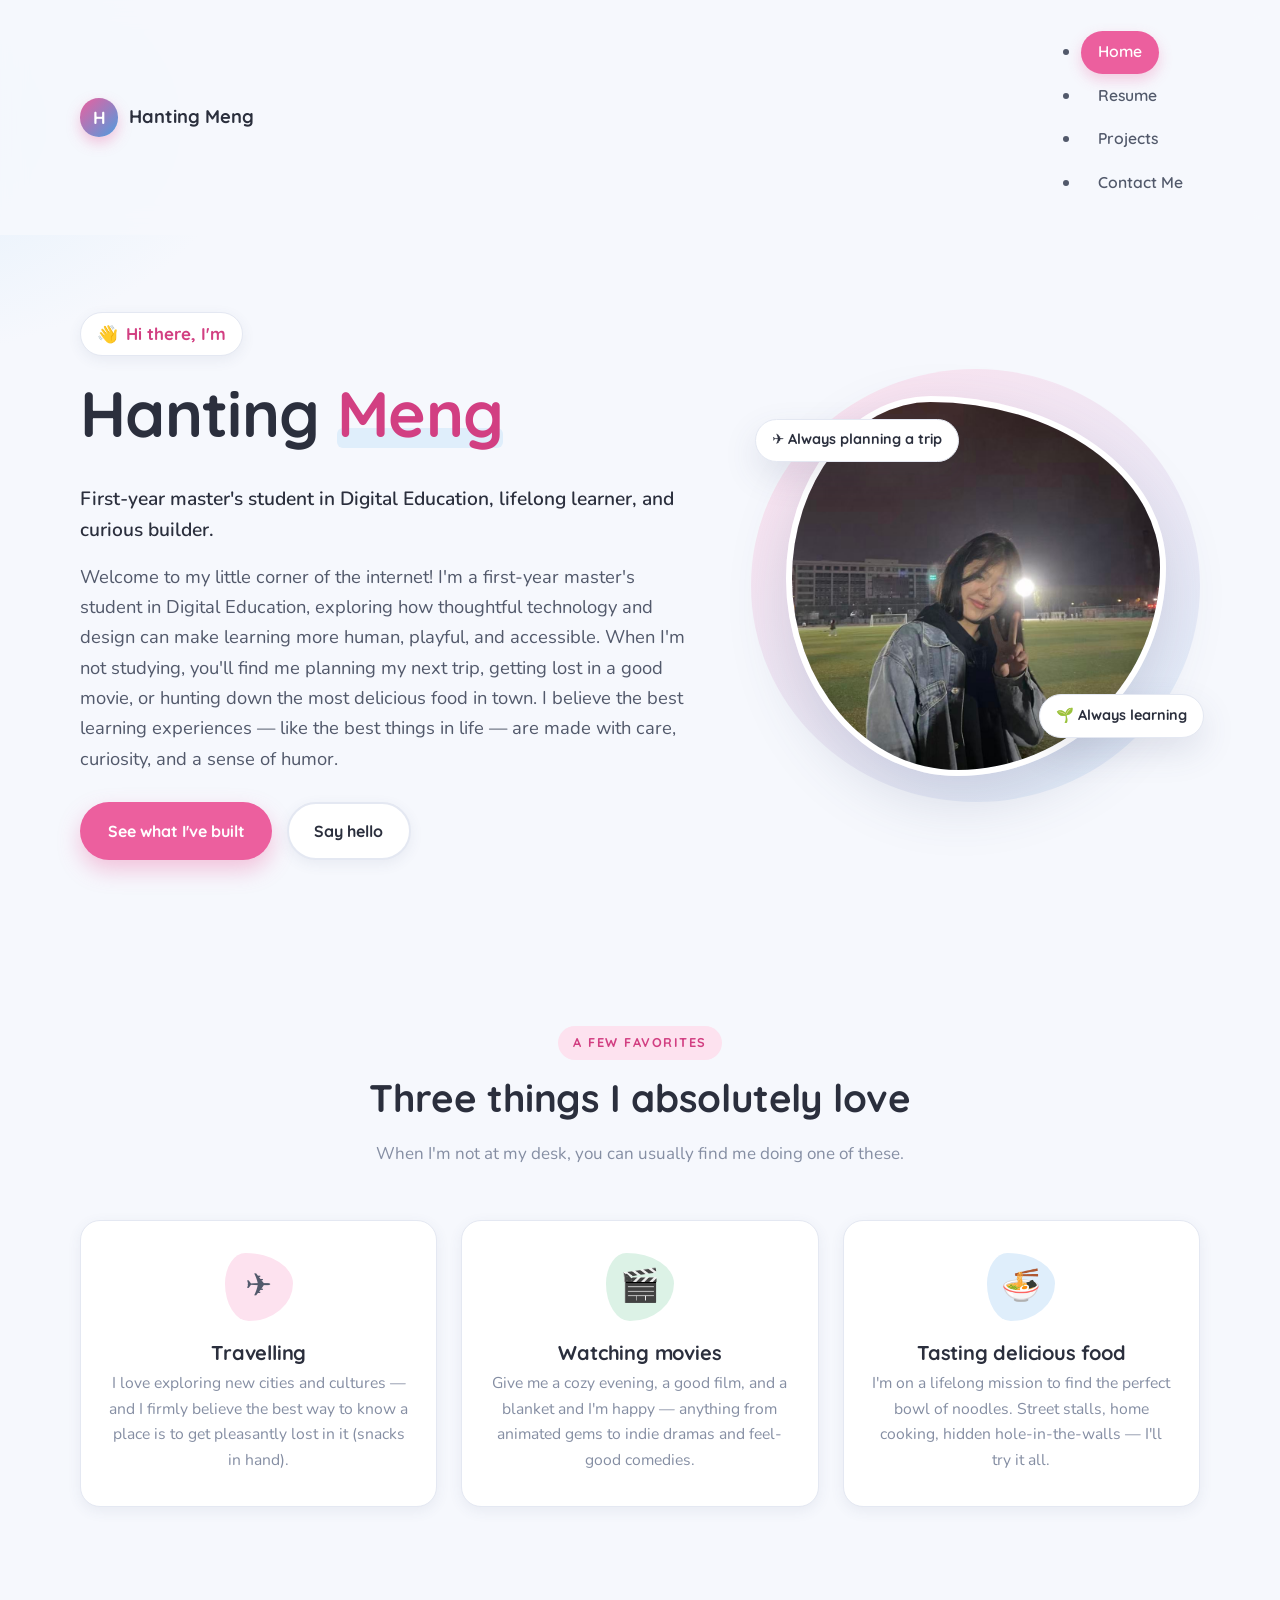
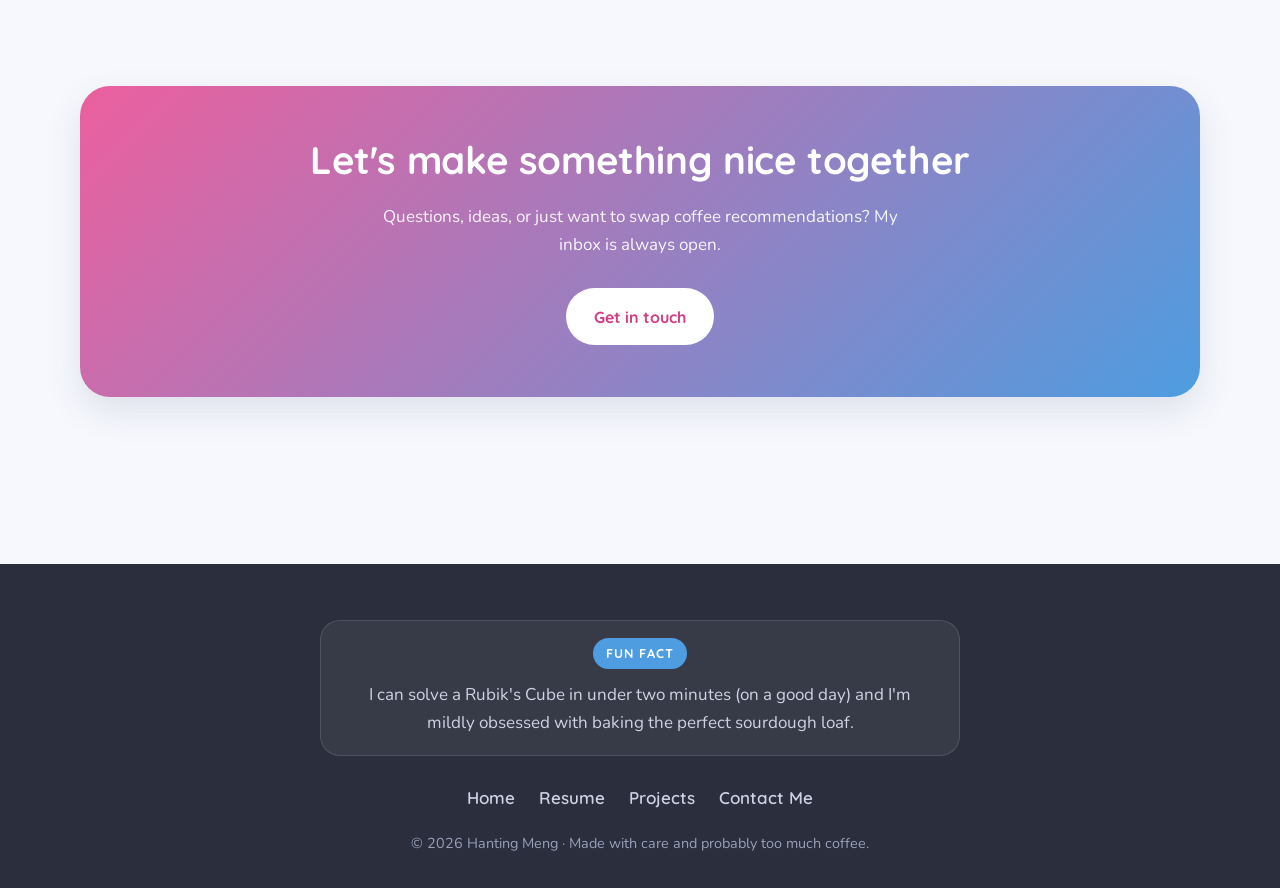
<file: New folder/index.html>
<!DOCTYPE html>
<html lang="en">
<head>
  <meta charset="UTF-8">
  <meta name="viewport" content="width=device-width, initial-scale=1.0">
  <title>Hanting Meng — Hi, welcome!</title>
  <meta name="description" content="The personal website of Hanting Meng — first-year master's student in Digital Education, lifelong learner, and curious builder.">
  <link rel="stylesheet" href="css/style.css">
  <link rel="icon" href="data:image/svg+xml,<svg xmlns='http://www.w3.org/2000/svg' viewBox='0 0 100 100'><text y='.9em' font-size='90'>👋</text></svg>">
</head>
<body>
  <a class="skip-link" href="#main">Skip to content</a>

  <header class="site-header">
    <nav class="nav container" aria-label="Primary navigation">
      <a class='brand' href='index.html'>
        <span class="brand-mark" aria-hidden="true">H</span>
        <span class="brand-name">Hanting Meng</span>
      </a>
      <button class="nav-toggle" type="button" aria-expanded="false" aria-controls="nav-menu" aria-label="Toggle navigation menu">
        <span></span><span></span><span></span>
      </button>
      <ul class="nav-menu" id="nav-menu">
        <li><a aria-current='page' class='nav-link' href='index.html'>Home</a></li>
        <li><a class='nav-link' href='resume.html'>Resume</a></li>
        <li><a class='nav-link' href='projects.html'>Projects</a></li>
        <li><a class='nav-link' href='contact.html'>Contact Me</a></li>
      </ul>
    </nav>
  </header>

  <main id="main">
    <!-- ============ Hero / introduction ============ -->
    <section class="hero container">
      <div class="hero-text">
        <span class="hero-hello"><span class="wave" aria-hidden="true">👋</span> Hi there, I'm</span>
        <h1>Hanting <span class="accent">Meng</span></h1>
        <p class="hero-tagline">First-year master's student in Digital Education, lifelong learner, and curious builder.</p>
        <p class="lead">
          Welcome to my little corner of the internet! I'm a first-year master's student in
          Digital Education, exploring how thoughtful technology and design can make learning
          more human, playful, and accessible. When I'm not studying, you'll find me planning
          my next trip, getting lost in a good movie, or hunting down the most delicious food
          in town. I believe the best learning experiences — like the best things in life —
          are made with care, curiosity, and a sense of humor.
        </p>
        <div class="hero-actions">
          <a class='btn btn-primary' href='projects.html'>See what I've built</a>
          <a class='btn btn-ghost' href='contact.html'>Say hello</a>
        </div>
      </div>

      <div class="hero-photo-wrap">
        <div class="hero-blob" aria-hidden="true"></div>
        <div class="hero-photo">
          <img
            src="images/headshot.jpg"
            alt="Photo of Hanting Meng smiling and making a peace sign on the sports field at night"
            width="380" height="380">
        </div>
        <span class="float-badge badge-1" aria-hidden="true">✈️ Always planning a trip</span>
        <span class="float-badge badge-2" aria-hidden="true">🌱 Always learning</span>
      </div>
    </section>

    <!-- ============ Three things I like ============ -->
    <section class="section container" aria-labelledby="likes-heading">
      <div class="section-head reveal">
        <span class="eyebrow">A few favorites</span>
        <h2 id="likes-heading">Three things I absolutely love</h2>
        <p class="muted">When I'm not at my desk, you can usually find me doing one of these.</p>
      </div>

      <div class="likes-grid">
        <article class="like-card reveal">
          <div class="like-icon coral" aria-hidden="true">✈️</div>
          <h3>Travelling</h3>
          <p>I love exploring new cities and cultures — and I firmly believe the best way to know a place is to get pleasantly lost in it (snacks in hand).</p>
        </article>

        <article class="like-card reveal">
          <div class="like-icon sage" aria-hidden="true">🎬</div>
          <h3>Watching movies</h3>
          <p>Give me a cozy evening, a good film, and a blanket and I'm happy — anything from animated gems to indie dramas and feel-good comedies.</p>
        </article>

        <article class="like-card reveal">
          <div class="like-icon amber" aria-hidden="true">🍜</div>
          <h3>Tasting delicious food</h3>
          <p>I'm on a lifelong mission to find the perfect bowl of noodles. Street stalls, home cooking, hidden hole-in-the-walls — I'll try it all.</p>
        </article>
      </div>
    </section>

    <!-- ============ Friendly CTA ============ -->
    <section class="section container" aria-label="Get in touch">
      <div class="cta-band reveal">
        <h2>Let's make something nice together</h2>
        <p>Questions, ideas, or just want to swap coffee recommendations? My inbox is always open.</p>
        <a class='btn' href='contact.html'>Get in touch</a>
      </div>
    </section>
  </main>

  <footer class="site-footer">
    <div class="container footer-inner">
      <p class="fun-fact">
        <span class="fun-fact-badge">Fun fact</span>
        <span>I can solve a Rubik's Cube in under two minutes (on a good day) and I'm mildly obsessed with baking the perfect sourdough loaf.</span>
      </p>
      <nav class="footer-links" aria-label="Footer navigation">
        <a href='index.html'>Home</a>
        <a href='resume.html'>Resume</a>
        <a href='projects.html'>Projects</a>
        <a href='contact.html'>Contact Me</a>
      </nav>
      <p class="copyright">© <span id="year">2026</span> Hanting Meng · Made with care and probably too much coffee.</p>
    </div>
  </footer>

  <script src="js/main.js" defer></script>
</body>
</html>
</file>
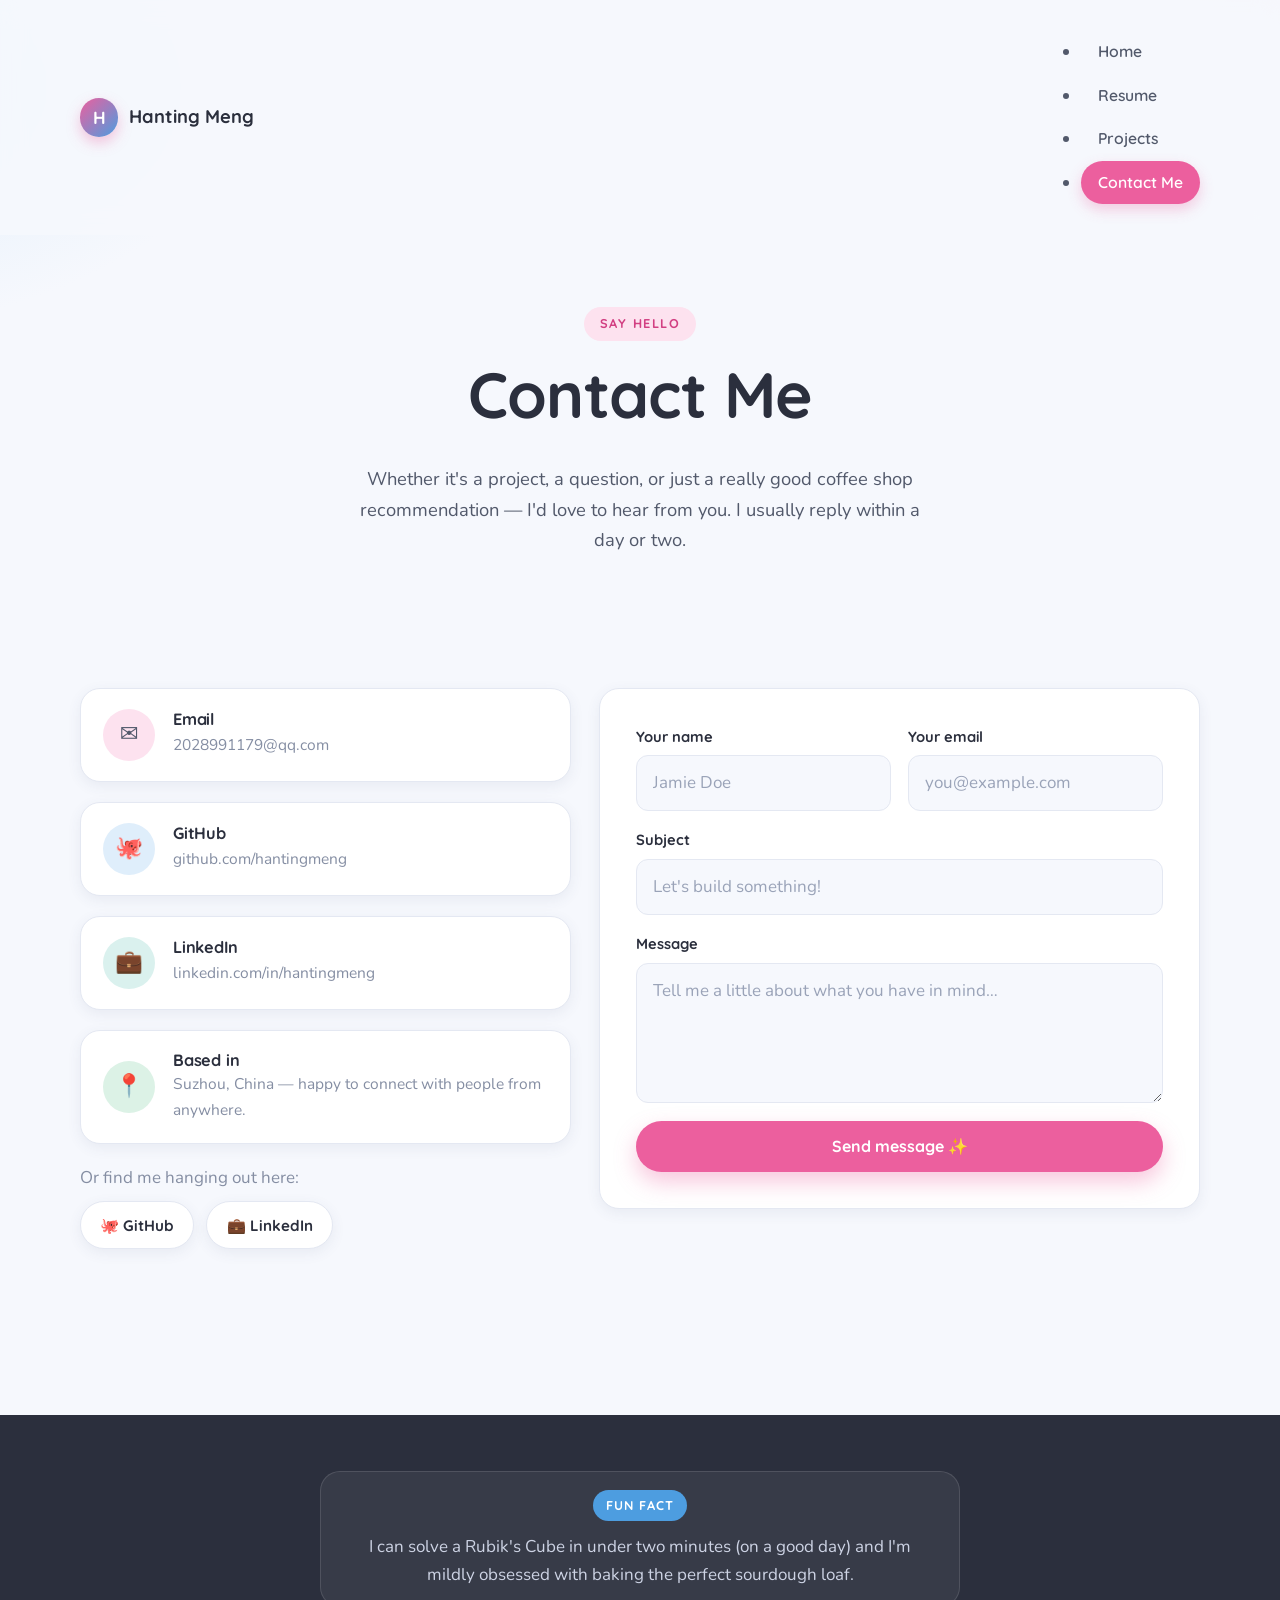
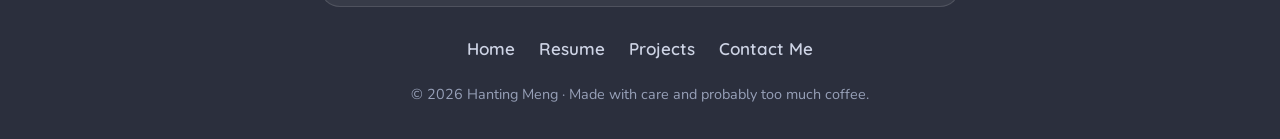
<file: New folder/contact.html>
<!DOCTYPE html>
<html lang="en">
<head>
  <meta charset="UTF-8">
  <meta name="viewport" content="width=device-width, initial-scale=1.0">
  <title>Hanting Meng — Contact Me</title>
  <meta name="description" content="Get in touch with Hanting Meng.">
  <link rel="stylesheet" href="css/style.css">
  <link rel="icon" href="data:image/svg+xml,<svg xmlns='http://www.w3.org/2000/svg' viewBox='0 0 100 100'><text y='.9em' font-size='90'>💌</text></svg>">
</head>
<body>
  <a class="skip-link" href="#main">Skip to content</a>

  <header class="site-header">
    <nav class="nav container" aria-label="Primary navigation">
      <a class='brand' href='index.html'>
        <span class="brand-mark" aria-hidden="true">H</span>
        <span class="brand-name">Hanting Meng</span>
      </a>
      <button class="nav-toggle" type="button" aria-expanded="false" aria-controls="nav-menu" aria-label="Toggle navigation menu">
        <span></span><span></span><span></span>
      </button>
      <ul class="nav-menu" id="nav-menu">
        <li><a class='nav-link' href='index.html'>Home</a></li>
        <li><a class='nav-link' href='resume.html'>Resume</a></li>
        <li><a class='nav-link' href='projects.html'>Projects</a></li>
        <li><a aria-current='page' class='nav-link' href='contact.html'>Contact Me</a></li>
      </ul>
    </nav>
  </header>

  <main id="main">
    <section class="page-hero container reveal">
      <span class="eyebrow">Say hello</span>
      <h1>Contact Me</h1>
      <p class="lead">Whether it's a project, a question, or just a really good coffee shop recommendation — I'd love to hear from you. I usually reply within a day or two.</p>
    </section>

    <section class="section container">
      <div class="contact-layout">

        <!-- ===== Ways to reach me ===== -->
        <div class="contact-info">
          <div class="info-card reveal">
            <span class="info-icon coral" style="background:var(--coral-soft)" aria-hidden="true">✉️</span>
            <div>
              <h3>Email</h3>
              <a href="mailto:2028991179@qq.com">2028991179@qq.com</a>
            </div>
          </div>

          <div class="info-card reveal">
            <span class="info-icon" style="background:var(--amber-soft)" aria-hidden="true">🐙</span>
            <div>
              <h3>GitHub</h3>
              <a href="https://github.com/" target="_blank" rel="noopener noreferrer">github.com/hantingmeng</a>
            </div>
          </div>

          <div class="info-card reveal">
            <span class="info-icon" style="background:var(--sky-soft)" aria-hidden="true">💼</span>
            <div>
              <h3>LinkedIn</h3>
              <a href="https://www.linkedin.com/" target="_blank" rel="noopener noreferrer">linkedin.com/in/hantingmeng</a>
            </div>
          </div>

          <div class="info-card reveal">
            <span class="info-icon" style="background:var(--sage-soft)" aria-hidden="true">📍</span>
            <div>
              <h3>Based in</h3>
              <p>Suzhou, China — happy to connect with people from anywhere.</p>
            </div>
          </div>

          <div class="reveal">
            <p class="muted" style="margin-bottom:0.6rem">Or find me hanging out here:</p>
            <div class="contact-social">
              <a class="social-btn" href="https://github.com/" target="_blank" rel="noopener noreferrer">🐙 GitHub</a>
              <a class="social-btn" href="https://www.linkedin.com/" target="_blank" rel="noopener noreferrer">💼 LinkedIn</a>
            </div>
          </div>
        </div>

        <!-- ===== Contact form ===== -->
        <div class="card form-card reveal">
          <form id="contact-form" novalidate>
            <div class="form-grid">
              <div class="form-field">
                <label for="name">Your name</label>
                <input type="text" id="name" name="name" placeholder="Jamie Doe" autocomplete="name" required>
              </div>

              <div class="form-field">
                <label for="email">Your email</label>
                <input type="email" id="email" name="email" placeholder="you@example.com" autocomplete="email" required>
              </div>

              <div class="form-field full">
                <label for="subject">Subject</label>
                <input type="text" id="subject" name="subject" placeholder="Let's build something!">
              </div>

              <div class="form-field full">
                <label for="message">Message</label>
                <textarea id="message" name="message" placeholder="Tell me a little about what you have in mind…" required></textarea>
              </div>

              <div class="form-field full">
                <button class="btn btn-primary" type="submit" style="justify-content:center">Send message ✨</button>
              </div>
            </div>

            <p class="form-success" id="form-success" role="status" aria-live="polite">
              🎉 Thanks! Your message is on its way — I'll get back to you soon.
            </p>
          </form>
        </div>

      </div>
    </section>
  </main>

  <footer class="site-footer">
    <div class="container footer-inner">
      <p class="fun-fact">
        <span class="fun-fact-badge">Fun fact</span>
        <span>I can solve a Rubik's Cube in under two minutes (on a good day) and I'm mildly obsessed with baking the perfect sourdough loaf.</span>
      </p>
      <nav class="footer-links" aria-label="Footer navigation">
        <a href='index.html'>Home</a>
        <a href='resume.html'>Resume</a>
        <a href='projects.html'>Projects</a>
        <a href='contact.html'>Contact Me</a>
      </nav>
      <p class="copyright">© <span id="year">2026</span> Hanting Meng · Made with care and probably too much coffee.</p>
    </div>
  </footer>

  <script src="js/main.js" defer></script>
</body>
</html>
</file>
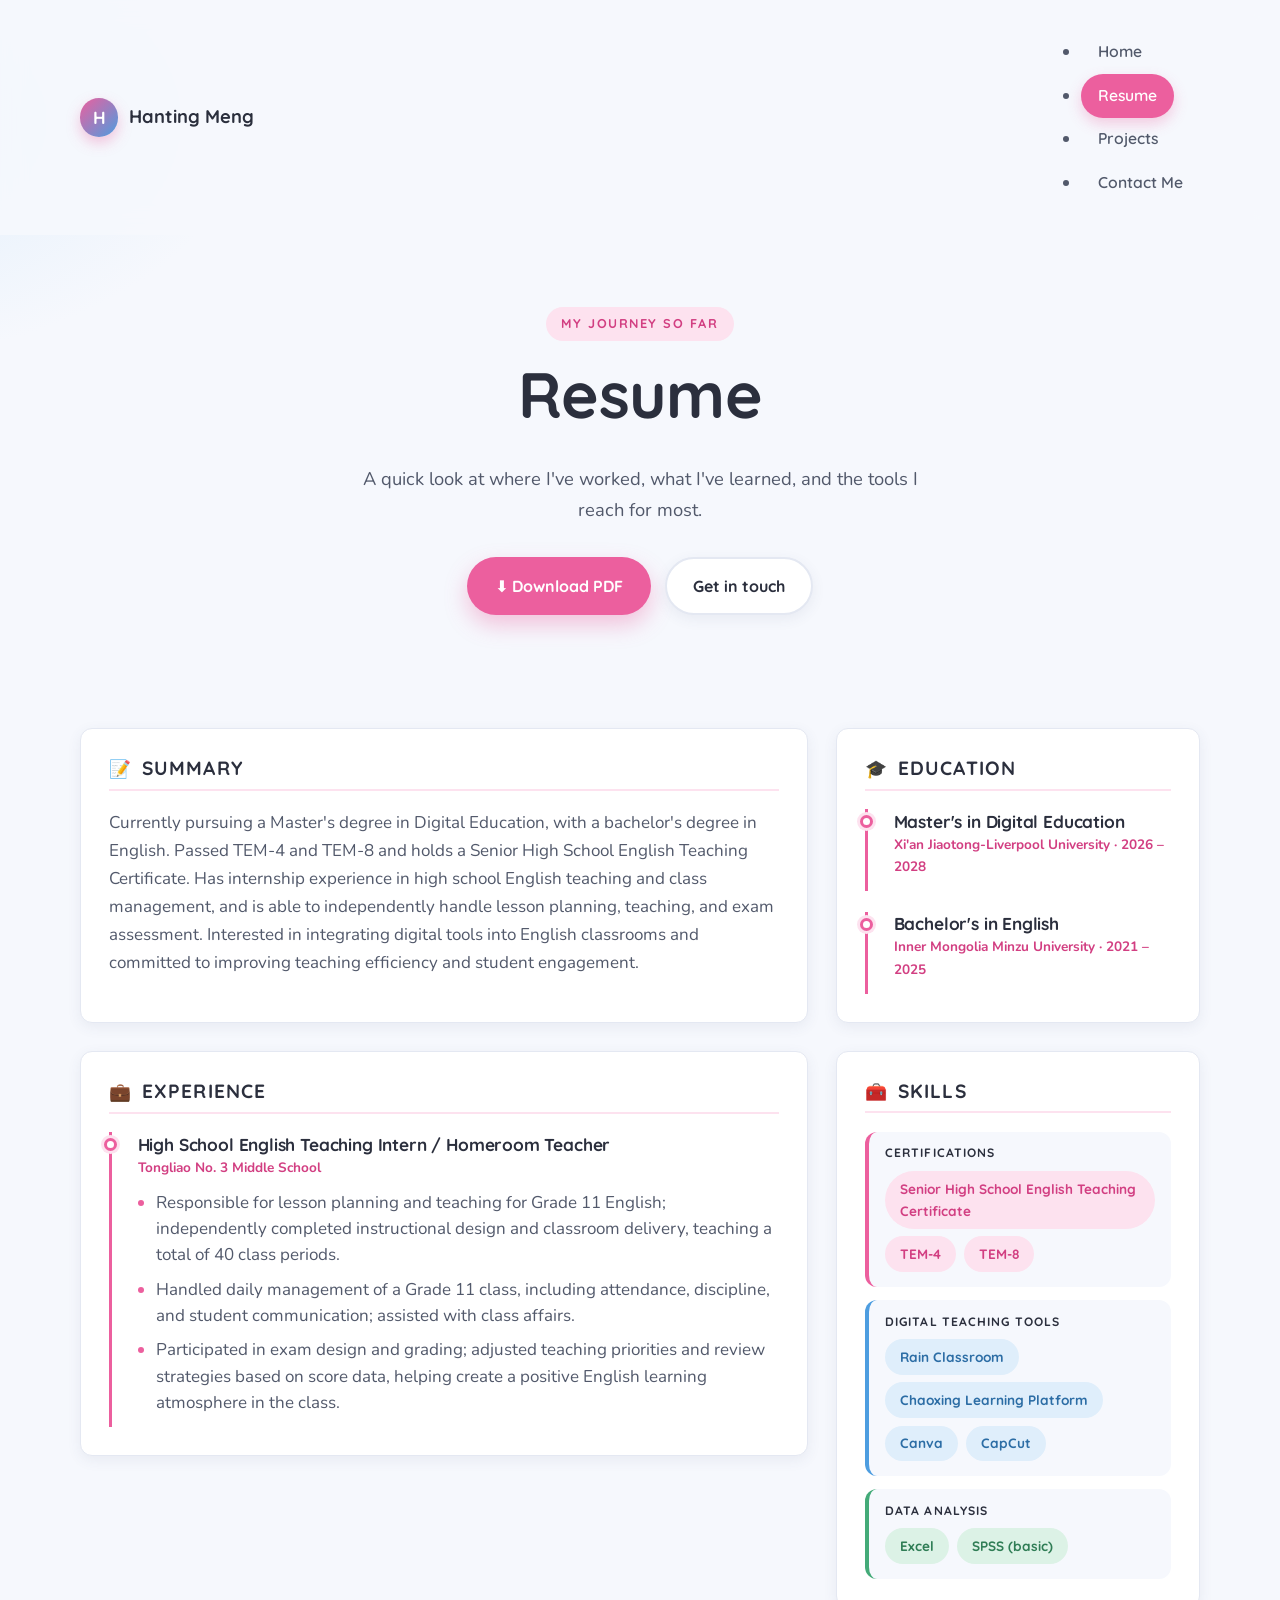
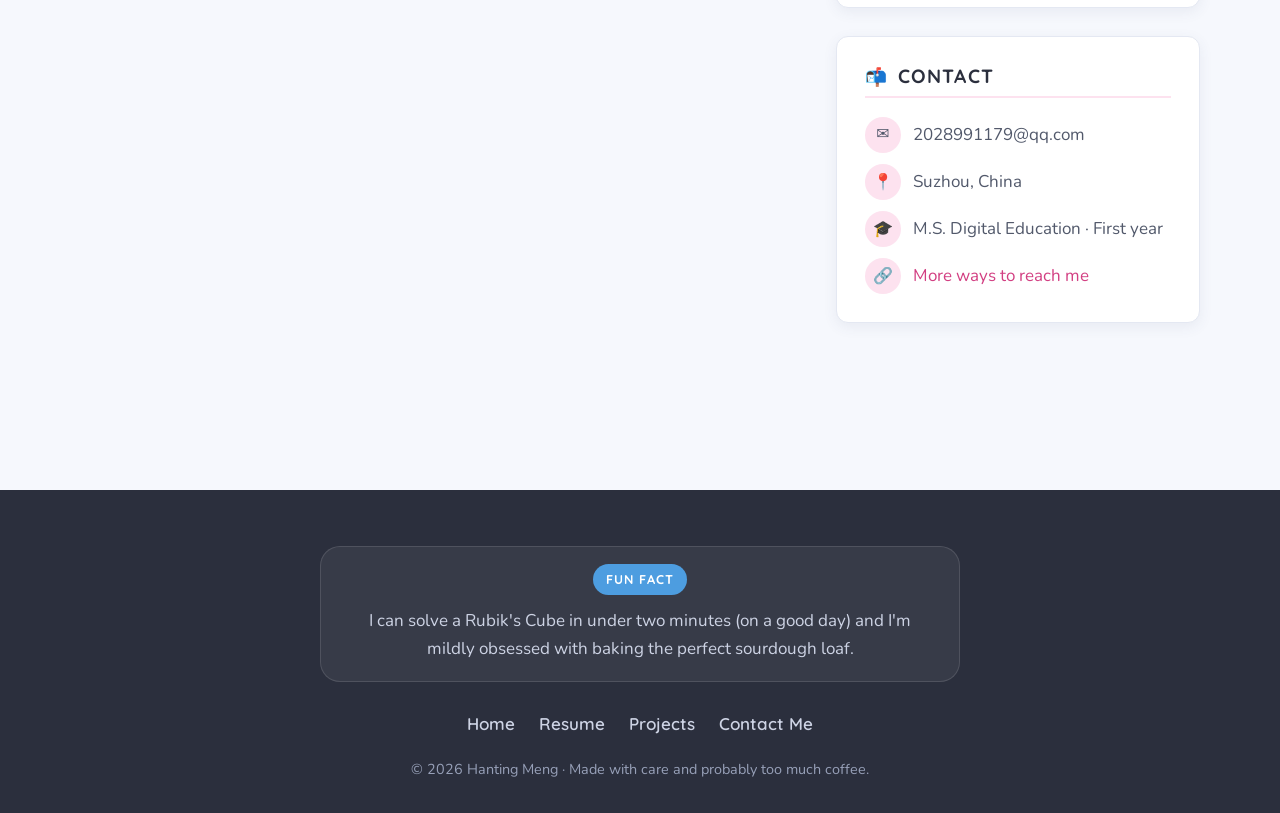
<file: New folder/resume.html>
<!DOCTYPE html>
<html lang="en">
<head>
  <meta charset="UTF-8">
  <meta name="viewport" content="width=device-width, initial-scale=1.0">
  <title>Hanting Meng — Resume</title>
  <meta name="description" content="Hanting Meng's resume: experience, education, and skills.">
  <link rel="stylesheet" href="css/style.css">
  <link rel="icon" href="data:image/svg+xml,<svg xmlns='http://www.w3.org/2000/svg' viewBox='0 0 100 100'><text y='.9em' font-size='90'>📄</text></svg>">
</head>
<body>
  <a class="skip-link" href="#main">Skip to content</a>

  <header class="site-header">
    <nav class="nav container" aria-label="Primary navigation">
      <a class='brand' href='index.html'>
        <span class="brand-mark" aria-hidden="true">H</span>
        <span class="brand-name">Hanting Meng</span>
      </a>
      <button class="nav-toggle" type="button" aria-expanded="false" aria-controls="nav-menu" aria-label="Toggle navigation menu">
        <span></span><span></span><span></span>
      </button>
      <ul class="nav-menu" id="nav-menu">
        <li><a class='nav-link' href='index.html'>Home</a></li>
        <li><a aria-current='page' class='nav-link' href='resume.html'>Resume</a></li>
        <li><a class='nav-link' href='projects.html'>Projects</a></li>
        <li><a class='nav-link' href='contact.html'>Contact Me</a></li>
      </ul>
    </nav>
  </header>

  <main id="main">
    <section class="page-hero container reveal">
      <span class="eyebrow">My journey so far</span>
      <h1>Resume</h1>
      <p class="lead">A quick look at where I've worked, what I've learned, and the tools I reach for most.</p>
      <div class="resume-actions">
        <a class="btn btn-primary" href="resume.pdf" download>⬇️ Download PDF</a>
        <a class='btn btn-ghost' href='contact.html'>Get in touch</a>
      </div>
    </section>

    <section class="section container">
      <div class="resume-layout">
        <!-- ===== Main column ===== -->
        <div class="resume-main">
          <div class="card resume-block reveal">
            <h2><span class="emoji" aria-hidden="true">📝</span> Summary</h2>
            <p>Currently pursuing a Master's degree in Digital Education, with a bachelor's degree in English. Passed TEM-4 and TEM-8 and holds a Senior High School English Teaching Certificate. Has internship experience in high school English teaching and class management, and is able to independently handle lesson planning, teaching, and exam assessment. Interested in integrating digital tools into English classrooms and committed to improving teaching efficiency and student engagement.</p>
          </div>

          <div class="card resume-block reveal">
            <h2><span class="emoji" aria-hidden="true">💼</span> Experience</h2>
            <div class="timeline">
              <div class="timeline-item">
                <h3>High School English Teaching Intern / Homeroom Teacher</h3>
                <span class="meta">Tongliao No. 3 Middle School</span>
                <ul>
                  <li>Responsible for lesson planning and teaching for Grade 11 English; independently completed instructional design and classroom delivery, teaching a total of 40 class periods.</li>
                  <li>Handled daily management of a Grade 11 class, including attendance, discipline, and student communication; assisted with class affairs.</li>
                  <li>Participated in exam design and grading; adjusted teaching priorities and review strategies based on score data, helping create a positive English learning atmosphere in the class.</li>
                </ul>
              </div>
            </div>
          </div>
        </div>

        <!-- ===== Side column ===== -->
        <aside class="resume-side">
          <div class="card resume-block reveal">
            <h2><span class="emoji" aria-hidden="true">🎓</span> Education</h2>
            <div class="timeline">
              <div class="timeline-item">
                <h3>Master's in Digital Education</h3>
                <span class="meta">Xi'an Jiaotong-Liverpool University · 2026 – 2028</span>
              </div>
              <div class="timeline-item">
                <h3>Bachelor's in English</h3>
                <span class="meta">Inner Mongolia Minzu University · 2021 – 2025</span>
              </div>
            </div>
          </div>

          <div class="card resume-block reveal">
            <h2><span class="emoji" aria-hidden="true">🧰</span> Skills</h2>

            <div class="skill-group">
              <h3>Certifications</h3>
              <div class="skill-tags">
                <span class="chip chip-coral">Senior High School English Teaching Certificate</span>
                <span class="chip chip-coral">TEM-4</span>
                <span class="chip chip-coral">TEM-8</span>
              </div>
            </div>

            <div class="skill-group">
              <h3>Digital teaching tools</h3>
              <div class="skill-tags">
                <span class="chip chip-amber">Rain Classroom</span>
                <span class="chip chip-amber">Chaoxing Learning Platform</span>
                <span class="chip chip-amber">Canva</span>
                <span class="chip chip-amber">CapCut</span>
              </div>
            </div>

            <div class="skill-group">
              <h3>Data analysis</h3>
              <div class="skill-tags">
                <span class="chip chip-sage">Excel</span>
                <span class="chip chip-sage">SPSS (basic)</span>
              </div>
            </div>
          </div>

          <div class="card resume-block reveal">
            <h2><span class="emoji" aria-hidden="true">📬</span> Contact</h2>
            <p class="contact-line"><span class="dot" aria-hidden="true">✉️</span> 2028991179@qq.com</p>
            <p class="contact-line"><span class="dot" aria-hidden="true">📍</span> Suzhou, China</p>
            <p class="contact-line"><span class="dot" aria-hidden="true">🎓</span> M.S. Digital Education · First year</p>
            <p class="contact-line"><span class="dot" aria-hidden="true">🔗</span> <a href='contact.html'>More ways to reach me</a></p>
          </div>
        </aside>
      </div>
    </section>
  </main>

  <footer class="site-footer">
    <div class="container footer-inner">
      <p class="fun-fact">
        <span class="fun-fact-badge">Fun fact</span>
        <span>I can solve a Rubik's Cube in under two minutes (on a good day) and I'm mildly obsessed with baking the perfect sourdough loaf.</span>
      </p>
      <nav class="footer-links" aria-label="Footer navigation">
        <a href='index.html'>Home</a>
        <a href='resume.html'>Resume</a>
        <a href='projects.html'>Projects</a>
        <a href='contact.html'>Contact Me</a>
      </nav>
      <p class="copyright">© <span id="year">2026</span> Hanting Meng · Made with care and probably too much coffee.</p>
    </div>
  </footer>

  <script src="js/main.js" defer></script>
</body>
</html>
</file>
<file: New folder/css/style.css>
/* =========================================================
   Personal Website — shared styles
   Pink + blue + green palette, rounded & friendly
   ========================================================= */

/* ---------- Self-hosted fonts (no external CDN) ---------- */
@font-face {
  font-family: "Nunito";
  src: url("../fonts/nunito-latin-400-normal.woff2") format("woff2");
  font-weight: 400;
  font-style: normal;
  font-display: swap;
}
@font-face {
  font-family: "Nunito";
  src: url("../fonts/nunito-latin-600-normal.woff2") format("woff2");
  font-weight: 600;
  font-style: normal;
  font-display: swap;
}
@font-face {
  font-family: "Nunito";
  src: url("../fonts/nunito-latin-700-normal.woff2") format("woff2");
  font-weight: 700;
  font-style: normal;
  font-display: swap;
}
@font-face {
  font-family: "Nunito";
  src: url("../fonts/nunito-latin-800-normal.woff2") format("woff2");
  font-weight: 800;
  font-style: normal;
  font-display: swap;
}
@font-face {
  font-family: "Quicksand";
  src: url("../fonts/quicksand-latin-500-normal.woff2") format("woff2");
  font-weight: 500;
  font-style: normal;
  font-display: swap;
}
@font-face {
  font-family: "Quicksand";
  src: url("../fonts/quicksand-latin-600-normal.woff2") format("woff2");
  font-weight: 600;
  font-style: normal;
  font-display: swap;
}
@font-face {
  font-family: "Quicksand";
  src: url("../fonts/quicksand-latin-700-normal.woff2") format("woff2");
  font-weight: 700;
  font-style: normal;
  font-display: swap;
}

/* ---------- Design tokens ---------- */
:root {
  --cream:        #f6f8fd;
  --cream-deep:   #eaeef8;
  --white:        #ffffff;

  /* pink = primary brand, blue & green = accents, teal = bridge */
  --coral:        #ec5f9e;
  --coral-dark:   #d23f82;
  --coral-soft:   #fde2ef;
  --amber:        #4d9de0;
  --amber-soft:   #dfeefb;
  --sage:         #43aa78;
  --sage-soft:    #dcf2e6;
  --sky:          #38b2a6;
  --sky-soft:     #daf1ee;

  --ink:          #2b2f3d;
  --ink-soft:     #52596b;
  --muted:        #858ea3;
  --line:         #e4e8f2;

  --shadow-sm:    0 4px 14px rgba(69, 78, 116, 0.08);
  --shadow:       0 14px 34px rgba(69, 78, 116, 0.13);
  --shadow-lg:    0 24px 60px rgba(69, 78, 116, 0.18);

  --radius-sm:    12px;
  --radius:       20px;
  --radius-lg:    30px;
  --radius-pill:  999px;

  --font-head: "Quicksand", "Nunito", system-ui, sans-serif;
  --font-body: "Nunito", system-ui, -apple-system, sans-serif;

  --container: 1120px;
}

/* ---------- Base ---------- */
*,
*::before,
*::after { box-sizing: border-box; }

html { scroll-behavior: smooth; }

body {
  margin: 0;
  font-family: var(--font-body);
  font-size: 1.0625rem;
  line-height: 1.65;
  color: var(--ink-soft);
  background-color: var(--cream);
  background-image:
    radial-gradient(60rem 30rem at 110% -10%, var(--coral-soft) 0%, transparent 55%),
    radial-gradient(50rem 28rem at -15% 5%, var(--amber-soft) 0%, transparent 55%);
  background-repeat: no-repeat;
  -webkit-font-smoothing: antialiased;
}

h1, h2, h3, h4 {
  font-family: var(--font-head);
  color: var(--ink);
  line-height: 1.18;
  margin: 0 0 0.5em;
  font-weight: 700;
  letter-spacing: -0.01em;
}

h1 { font-size: clamp(2.4rem, 6vw, 4rem); }
h2 { font-size: clamp(1.75rem, 3.5vw, 2.4rem); }
h3 { font-size: 1.25rem; }

p { margin: 0 0 1em; }

a { color: var(--coral-dark); text-decoration: none; }
a:hover { color: var(--coral); }

img { max-width: 100%; display: block; }

::selection { background: var(--coral-soft); color: var(--ink); }

/* ---------- Layout helpers ---------- */
.container {
  width: min(100% - 2.5rem, var(--container));
  margin-inline: auto;
}

.section { padding: clamp(3.5rem, 7vw, 6rem) 0; }

.section-head {
  text-align: center;
  max-width: 38rem;
  margin: 0 auto clamp(2.25rem, 4vw, 3.25rem);
}

.eyebrow {
  display: inline-block;
  font-family: var(--font-head);
  font-weight: 700;
  font-size: 0.8rem;
  letter-spacing: 0.12em;
  text-transform: uppercase;
  color: var(--coral-dark);
  background: var(--coral-soft);
  padding: 0.4rem 0.95rem;
  border-radius: var(--radius-pill);
  margin-bottom: 1rem;
}

.lead { font-size: 1.15rem; color: var(--ink-soft); }

.muted { color: var(--muted); }

/* ---------- Buttons & chips ---------- */
.btn {
  display: inline-flex;
  align-items: center;
  gap: 0.5rem;
  font-family: var(--font-head);
  font-weight: 700;
  font-size: 1rem;
  padding: 0.85rem 1.6rem;
  border-radius: var(--radius-pill);
  border: 2px solid transparent;
  cursor: pointer;
  transition: transform 0.18s ease, box-shadow 0.18s ease, background-color 0.18s ease;
}
.btn-primary {
  background: var(--coral);
  color: #fff;
  box-shadow: 0 10px 22px rgba(236, 95, 158, 0.35);
}
.btn-primary:hover { background: var(--coral-dark); color: #fff; transform: translateY(-2px); }
.btn-ghost {
  background: var(--white);
  color: var(--ink);
  border-color: var(--line);
  box-shadow: var(--shadow-sm);
}
.btn-ghost:hover { border-color: var(--coral); color: var(--coral-dark); transform: translateY(-2px); }

.chip {
  display: inline-block;
  font-size: 0.82rem;
  font-weight: 700;
  font-family: var(--font-head);
  padding: 0.3rem 0.8rem;
  border-radius: var(--radius-pill);
  background: var(--cream-deep);
  color: var(--ink-soft);
}
.chip-coral { background: var(--coral-soft); color: var(--coral-dark); }
.chip-amber { background: var(--amber-soft); color: #2c6da5; }
.chip-sage  { background: var(--sage-soft);  color: #2f7d55; }
.chip-sky   { background: var(--sky-soft);   color: #227c72; }

/* ---------- Header / navigation ---------- */
.skip-link {
  position: absolute;
  left: -999px;
  top: 0;
  background: var(--ink);
  color: #fff;
  padding: 0.6rem 1rem;
  border-radius: 0 0 var(--radius-sm) 0;
  z-index: 200;
}
.skip-link:focus { left: 0; }

.site-header {
  position: sticky;
  top: 0;
  z-index: 100;
  background: color-mix(in srgb, var(--cream) 86%, transparent);
  backdrop-filter: blur(12px);
  -webkit-backdrop-filter: blur(12px);
  transition: box-shadow 0.25s ease;
}
.site-header.is-scrolled { box-shadow: var(--shadow-sm); }

.nav {
  display: flex;
  align-items: center;
  justify-content: space-between;
  gap: 1rem;
  padding: 0.85rem 0;
}

.brand {
  display: inline-flex;
  align-items: center;
  gap: 0.65rem;
  font-family: var(--font-head);
  font-weight: 700;
  font-size: 1.15rem;
  color: var(--ink);
}
.brand:hover { color: var(--ink); }
.brand-mark {
  display: grid;
  place-items: center;
  width: 2.4rem;
  height: 2.4rem;
  border-radius: 50%;
  background: linear-gradient(135deg, var(--coral), var(--amber));
  color: #fff;
  font-size: 1.1rem;
  box-shadow: 0 6px 14px rgba(236, 95, 158, 0.35);
}
.nav-link:hover {
  display: flex;
  align-items: center;
  gap: 0.35rem;
  list-style: none;
  margin: 0;
  padding: 0;
}

.nav-link {
  display: inline-block;
  padding: 0.55rem 1.05rem;
  border-radius: var(--radius-pill);
  font-family: var(--font-head);
  font-weight: 600;
  font-size: 0.98rem;
  color: var(--ink-soft);
  transition: background-color 0.15s ease, color 0.15s ease;
}
.nav-link:hover { background: var(--coral-soft); color: var(--coral-dark); }
.nav-link[aria-current="page"] {
  background: var(--coral);
  color: #fff;
  box-shadow: 0 6px 14px rgba(236, 95, 158, 0.3);
}

.nav-toggle {
  display: none;
  flex-direction: column;
  justify-content: center;
  gap: 5px;
  width: 2.75rem;
  height: 2.75rem;
  padding: 0 0.65rem;
  background: var(--white);
  border: 1px solid var(--line);
  border-radius: 50%;
  cursor: pointer;
}
.nav-toggle span {
  display: block;
  height: 2.5px;
  width: 100%;
  border-radius: 2px;
  background: var(--ink);
  transition: transform 0.25s ease, opacity 0.2s ease;
}
.nav-toggle[aria-expanded="true"] span:nth-child(1) { transform: translateY(7.5px) rotate(45deg); }
.nav-toggle[aria-expanded="true"] span:nth-child(2) { opacity: 0; }
.nav-toggle[aria-expanded="true"] span:nth-child(3) { transform: translateY(-7.5px) rotate(-45deg); }

/* ---------- Hero (homepage) ---------- */
.hero {
  display: grid;
  grid-template-columns: 1.15fr 0.85fr;
  align-items: center;
  gap: clamp(2rem, 5vw, 4.5rem);
  padding: clamp(2.5rem, 6vw, 5rem) 0 clamp(3rem, 6vw, 5rem);
}

.hero-hello {
  display: inline-flex;
  align-items: center;
  gap: 0.5rem;
  font-family: var(--font-head);
  font-weight: 700;
  color: var(--coral-dark);
  background: var(--white);
  border: 1px solid var(--line);
  padding: 0.45rem 1rem;
  border-radius: var(--radius-pill);
  box-shadow: var(--shadow-sm);
  margin-bottom: 1.25rem;
}
.hero-hello .wave {
  display: inline-block;
  transform-origin: 70% 70%;
  animation: wave 2.4s ease-in-out infinite;
}
@keyframes wave {
  0%, 60%, 100% { transform: rotate(0deg); }
  10%, 30% { transform: rotate(16deg); }
  20% { transform: rotate(-8deg); }
  40% { transform: rotate(16deg); }
  50% { transform: rotate(-4deg); }
}

.hero h1 .accent {
  position: relative;
  white-space: nowrap;
  color: var(--coral-dark);
}
.hero h1 .accent::after {
  content: "";
  position: absolute;
  left: 0;
  right: 0;
  bottom: 0.08em;
  height: 0.32em;
  background: var(--amber-soft);
  border-radius: 6px;
  z-index: -1;
}

.hero-tagline {
  font-size: 1.2rem;
  font-weight: 600;
  color: var(--ink);
  margin-bottom: 0.9rem;
}

.hero-actions {
  display: flex;
  flex-wrap: wrap;
  gap: 0.9rem;
  margin-top: 1.75rem;
}

.hero-photo-wrap {
  position: relative;
  justify-self: center;
  width: min(100%, 380px);
}
.hero-photo {
  position: relative;
  aspect-ratio: 1;
  border-radius: 38% 62% 55% 45% / 48% 45% 55% 52%;
  overflow: hidden;
  border: 6px solid var(--white);
  box-shadow: var(--shadow-lg);
  animation: blob-morph 12s ease-in-out infinite;
}
.hero-photo img { width: 100%; height: 100%; object-fit: cover; }

@keyframes blob-morph {
  0%, 100% { border-radius: 38% 62% 55% 45% / 48% 45% 55% 52%; }
  50%      { border-radius: 55% 45% 42% 58% / 55% 58% 42% 45%; }
}

.hero-blob {
  position: absolute;
  inset: -7% -9%;
  background: linear-gradient(145deg, var(--coral-soft), var(--amber-soft));
  border-radius: 50%;
  z-index: -1;
}

.float-badge {
  position: absolute;
  display: inline-flex;
  align-items: center;
  gap: 0.45rem;
  background: var(--white);
  border: 1px solid var(--line);
  border-radius: var(--radius-pill);
  padding: 0.55rem 1rem;
  font-family: var(--font-head);
  font-weight: 700;
  font-size: 0.9rem;
  color: var(--ink);
  box-shadow: var(--shadow);
}
.float-badge.badge-1 { top: 6%; left: -8%; }
.float-badge.badge-2 { bottom: 10%; right: -10%; }

/* ---------- Cards (things I like) ---------- */
.likes-grid {
  display: grid;
  grid-template-columns: repeat(3, 1fr);
  gap: 1.5rem;
}

.like-card {
  background: var(--white);
  border: 1px solid var(--line);
  border-radius: var(--radius);
  padding: 2rem 1.75rem;
  text-align: center;
  box-shadow: var(--shadow-sm);
  transition: transform 0.22s ease, box-shadow 0.22s ease;
}
.like-card:hover { transform: translateY(-6px); box-shadow: var(--shadow); }

.like-icon {
  display: grid;
  place-items: center;
  width: 4.25rem;
  height: 4.25rem;
  margin: 0 auto 1.25rem;
  font-size: 2rem;
  border-radius: 30% 70% 65% 35% / 45% 45% 55% 55%;
}
.like-icon.coral { background: var(--coral-soft); }
.like-icon.amber { background: var(--amber-soft); }
.like-icon.sage  { background: var(--sage-soft); }

.like-card h3 { margin-bottom: 0.4rem; }
.like-card p { margin: 0; color: var(--muted); font-size: 0.98rem; }

/* ---------- CTA band ---------- */
.cta-band {
  background: linear-gradient(135deg, var(--coral), var(--amber));
  border-radius: var(--radius-lg);
  padding: clamp(2rem, 5vw, 3.25rem);
  text-align: center;
  color: #fff;
  box-shadow: var(--shadow);
}
.cta-band h2 { color: #fff; }
.cta-band p { color: rgba(255, 255, 255, 0.92); max-width: 34rem; margin-inline: auto; }
.cta-band .btn {
  background: #fff;
  color: var(--coral-dark);
  margin-top: 0.75rem;
}
.cta-band .btn:hover { background: var(--cream); color: var(--coral-dark); transform: translateY(-2px); }

/* ---------- Generic content card ---------- */
.card {
  background: var(--white);
  border: 1px solid var(--line);
  border-radius: var(--radius);
  padding: 1.75rem;
  box-shadow: var(--shadow-sm);
}

/* ---------- Page hero (sub pages) ---------- */
.page-hero {
  text-align: center;
  padding: clamp(3rem, 6vw, 4.5rem) 0 clamp(0.5rem, 2vw, 1.5rem);
}
.page-hero p { max-width: 36rem; margin-inline: auto; }

/* ---------- Resume ---------- */
.resume-layout {
  display: grid;
  grid-template-columns: 2fr 1fr;
  gap: 1.75rem;
  align-items: start;
}
.resume-main,
.resume-side { display: flex; flex-direction: column; gap: 1.75rem; }

.resume-block h2 {
  display: flex;
  align-items: center;
  gap: 0.6rem;
  font-size: 1.4rem;
  margin-bottom: 1.25rem;
}
.resume-block h2 .emoji { font-size: 1.3rem; }

.timeline { position: relative; display: flex; flex-direction: column; gap: 1.5rem; }
.timeline-item {
  position: relative;
  padding-left: 1.75rem;
  border-left: 2px solid var(--line);
}
.timeline-item::before {
  content: "";
  position: absolute;
  left: -7px;
  top: 0.45rem;
  width: 12px;
  height: 12px;
  border-radius: 50%;
  background: var(--coral);
  box-shadow: 0 0 0 4px var(--coral-soft);
}
.timeline-item h3 { margin-bottom: 0.1rem; }
.timeline-item .meta {
  display: block;
  font-weight: 700;
  font-size: 0.88rem;
  color: var(--coral-dark);
  margin-bottom: 0.5rem;
}
.timeline-item ul { margin: 0; padding-left: 1.15rem; color: var(--muted); }
.timeline-item li { margin-bottom: 0.3rem; }

.skill-group { margin-bottom: 1.25rem; }
.skill-group:last-child { margin-bottom: 0; }
.skill-group h3 { font-size: 1rem; margin-bottom: 0.6rem; }
.skill-tags { display: flex; flex-wrap: wrap; gap: 0.5rem; }

.contact-line {
  display: flex;
  align-items: center;
  gap: 0.75rem;
  color: var(--ink-soft);
  margin-bottom: 0.7rem;
}
.contact-line:last-child { margin-bottom: 0; }
.contact-line .dot {
  display: grid;
  place-items: center;
  width: 2.25rem;
  height: 2.25rem;
  flex: none;
  border-radius: 50%;
  background: var(--coral-soft);
  font-size: 1rem;
}

.resume-actions {
  display: flex;
  flex-wrap: wrap;
  gap: 0.9rem;
  justify-content: center;
  margin: 2rem 0 0;
}

/* ---------- Projects ---------- */
.projects-grid {
  display: grid;
  grid-template-columns: repeat(3, 1fr);
  gap: 1.75rem;
}

.project-card {
  display: flex;
  flex-direction: column;
  background: var(--white);
  border: 1px solid var(--line);
  border-radius: var(--radius);
  overflow: hidden;
  box-shadow: var(--shadow-sm);
  transition: transform 0.22s ease, box-shadow 0.22s ease;
}
.project-card:hover { transform: translateY(-6px); box-shadow: var(--shadow); }

.project-cover {
  display: grid;
  place-items: center;
  aspect-ratio: 16 / 9;
  font-size: 3rem;
}
.cover-1 { background: linear-gradient(135deg, #fde2ef, #dfeefb); }
.cover-2 { background: linear-gradient(135deg, #daf1ee, #dcf2e6); }
.cover-3 { background: linear-gradient(135deg, #dfeefb, #fde2ef); }
.cover-4 { background: linear-gradient(135deg, #dcf2e6, #daf1ee); }
.cover-5 { background: linear-gradient(135deg, #fde2ef, #daf1ee); }
.cover-6 { background: linear-gradient(135deg, #dfeefb, #dcf2e6); }

.project-body {
  display: flex;
  flex-direction: column;
  flex: 1;
  padding: 1.5rem;
}
.project-body h3 { margin-bottom: 0.45rem; }
.project-body p { color: var(--muted); font-size: 0.97rem; flex: 1; }

.project-tags { display: flex; flex-wrap: wrap; gap: 0.45rem; margin-bottom: 1.1rem; }

.project-links {
  display: flex;
  gap: 1.25rem;
  font-family: var(--font-head);
  font-weight: 700;
  font-size: 0.95rem;
}
.project-links a { display: inline-flex; align-items: center; gap: 0.3rem; }
.project-links a .arrow { transition: transform 0.18s ease; }
.project-links a:hover .arrow { transform: translateX(3px); }

/* ---------- Contact ---------- */
.contact-layout {
  display: grid;
  grid-template-columns: 0.9fr 1.1fr;
  gap: 1.75rem;
  align-items: start;
}

.contact-info { display: flex; flex-direction: column; gap: 1.25rem; }
.info-card {
  display: flex;
  align-items: center;
  gap: 1.1rem;
  background: var(--white);
  border: 1px solid var(--line);
  border-radius: var(--radius);
  padding: 1.25rem 1.4rem;
  box-shadow: var(--shadow-sm);
  transition: transform 0.2s ease, box-shadow 0.2s ease;
}
.info-card:hover { transform: translateY(-4px); box-shadow: var(--shadow); }
.info-card .info-icon {
  display: grid;
  place-items: center;
  width: 3.25rem;
  height: 3.25rem;
  flex: none;
  border-radius: 50%;
  font-size: 1.4rem;
}
.info-card h3 { font-size: 1.02rem; margin-bottom: 0.1rem; }
.info-card p, .info-card a { margin: 0; font-size: 0.97rem; color: var(--muted); word-break: break-word; }
.info-card a:hover { color: var(--coral-dark); }

.contact-social {
  display: flex;
  gap: 0.75rem;
  margin-top: 0.25rem;
}
.social-btn {
  display: inline-flex;
  align-items: center;
  gap: 0.5rem;
  font-family: var(--font-head);
  font-weight: 700;
  font-size: 0.95rem;
  padding: 0.65rem 1.2rem;
  border-radius: var(--radius-pill);
  background: var(--white);
  border: 1px solid var(--line);
  color: var(--ink);
  box-shadow: var(--shadow-sm);
}
.social-btn:hover { border-color: var(--coral); color: var(--coral-dark); transform: translateY(-2px); }

.form-card { padding: clamp(1.5rem, 3vw, 2.25rem); }
.form-grid { display: grid; grid-template-columns: 1fr 1fr; gap: 1.1rem; }
.form-field { display: flex; flex-direction: column; gap: 0.4rem; }
.form-field.full { grid-column: 1 / -1; }
.form-field label {
  font-family: var(--font-head);
  font-weight: 700;
  font-size: 0.92rem;
  color: var(--ink);
}
.form-field input,
.form-field textarea {
  font: inherit;
  color: var(--ink);
  background: var(--cream);
  border: 1.5px solid var(--line);
  border-radius: var(--radius-sm);
  padding: 0.8rem 1rem;
  transition: border-color 0.15s ease, box-shadow 0.15s ease, background-color 0.15s ease;
}
.form-field textarea { resize: vertical; min-height: 140px; }
.form-field input::placeholder,
.form-field textarea::placeholder { color: #9aa3b8; }
.form-field input:focus,
.form-field textarea:focus {
  outline: none;
  border-color: var(--coral);
  background: var(--white);
  box-shadow: 0 0 0 4px var(--coral-soft);
}

.form-success {
  display: none;
  align-items: center;
  gap: 0.6rem;
  background: var(--sage-soft);
  color: #2c6b4a;
  border-radius: var(--radius-sm);
  padding: 0.9rem 1.1rem;
  font-weight: 700;
  font-family: var(--font-head);
  margin-top: 1.1rem;
}
.form-success.show { display: flex; }

/* ---------- Footer ---------- */
.site-footer {
  margin-top: clamp(3rem, 6vw, 5rem);
  background: var(--ink);
  color: #cdd3e4;
}
.footer-inner {
  padding: clamp(2.5rem, 5vw, 3.5rem) 0 2rem;
  text-align: center;
}

.fun-fact {
  display: inline-flex;
  flex-wrap: wrap;
  align-items: center;
  justify-content: center;
  gap: 0.75rem;
  max-width: 40rem;
  background: rgba(255, 255, 255, 0.06);
  border: 1px solid rgba(255, 255, 255, 0.12);
  border-radius: var(--radius);
  padding: 1.1rem 1.5rem;
  margin: 0 auto 1.75rem;
}
.fun-fact-badge {
  flex: none;
  font-family: var(--font-head);
  font-weight: 700;
  font-size: 0.8rem;
  letter-spacing: 0.08em;
  text-transform: uppercase;
  background: var(--amber);
  color: #fff;
  padding: 0.3rem 0.8rem;
  border-radius: var(--radius-pill);
}

.footer-links {
  display: flex;
  justify-content: center;
  flex-wrap: wrap;
  gap: 0.4rem 1.5rem;
  margin-bottom: 1.25rem;
}
.footer-links a {
  color: #cdd3e4;
  font-family: var(--font-head);
  font-weight: 600;
}
.footer-links a:hover { color: var(--amber); }

.copyright { margin: 0; font-size: 0.9rem; color: #97a0b8; }

/* ---------- Reveal on scroll ---------- */
.reveal {
  opacity: 0;
  transform: translateY(18px);
  transition: opacity 0.55s ease, transform 0.55s ease;
}
.reveal.is-visible { opacity: 1; transform: none; }

/* ---------- Responsive: tablet ---------- */
@media (max-width: 920px) {
  .hero { grid-template-columns: 1fr; text-align: center; }
  .hero-text { order: 2; }
  .hero-photo-wrap { order: 1; width: min(72%, 320px); }
  .hero-actions { justify-content: center; }

  .likes-grid,
  .projects-grid { grid-template-columns: repeat(2, 1fr); }

  .resume-layout,
  .contact-layout { grid-template-columns: 1fr; }
}

/* ---------- Responsive: phone ---------- */
@media (max-width: 640px) {
  body { font-size: 1rem; }

  .nav-toggle { display: flex; }

  .nav-menu {
    position: absolute;
    top: 100%;
    left: 1.25rem;
    right: 1.25rem;
    flex-direction: column;
    align-items: stretch;
    gap: 0.25rem;
    background: var(--white);
    border: 1px solid var(--line);
    border-radius: var(--radius);
    padding: 0.6rem;
    box-shadow: var(--shadow);
    transform: translateY(-8px);
    opacity: 0;
    visibility: hidden;
    transition: transform 0.2s ease, opacity 0.2s ease, visibility 0.2s;
  }
  .nav-menu.is-open {
    transform: translateY(0);
    opacity: 1;
    visibility: visible;
  }
  .nav-link { display: block; text-align: center; padding: 0.75rem 1rem; }

  .likes-grid,
  .projects-grid { grid-template-columns: 1fr; }

  .form-grid { grid-template-columns: 1fr; }

  .float-badge.badge-1 { left: -2%; }
  .float-badge.badge-2 { right: -2%; }

  .fun-fact { flex-direction: column; gap: 0.5rem; text-align: center; }
}

/* ---------- Reduced motion ---------- */
@media (prefers-reduced-motion: reduce) {
  html { scroll-behavior: auto; }
  *, *::before, *::after {
    animation-duration: 0.001ms !important;
    animation-iteration-count: 1 !important;
    transition-duration: 0.001ms !important;
  }
  .reveal { opacity: 1; transform: none; }
}

/* =========================================================
   To-Do List app (Projects page) — calendar + task list
   ========================================================= */
.todo-app {
  max-width: 640px;
  margin: 0 auto;
  background: var(--white);
  border: 1px solid var(--line);
  border-radius: var(--radius);
  padding: clamp(1.5rem, 3vw, 2.25rem);
  box-shadow: var(--shadow);
}
.todo-app h2 {
  display: flex;
  align-items: center;
  gap: 0.6rem;
  font-size: 1.6rem;
  margin-bottom: 0.35rem;
}
.todo-app .app-sub {
  color: var(--muted);
  margin: 0 0 1.5rem;
  font-size: 0.98rem;
}

/* ---- Calendar ---- */
.calendar {
  background: var(--cream);
  border: 1px solid var(--line);
  border-radius: var(--radius-sm);
  padding: 1rem;
  margin-bottom: 1.25rem;
}
.cal-header {
  display: flex;
  align-items: center;
  justify-content: space-between;
  margin-bottom: 0.75rem;
}
.cal-title {
  font-family: var(--font-head);
  font-weight: 700;
  font-size: 1.1rem;
  color: var(--ink);
}
.cal-nav {
  width: 2.25rem;
  height: 2.25rem;
  display: grid;
  place-items: center;
  background: var(--white);
  border: 1px solid var(--line);
  border-radius: 50%;
  cursor: pointer;
  font-size: 1.3rem;
  font-weight: 700;
  color: var(--ink-soft);
  line-height: 1;
  transition: background-color 0.15s ease, color 0.15s ease, border-color 0.15s ease;
}
.cal-nav:hover { border-color: var(--coral); color: var(--coral-dark); background: var(--coral-soft); }

.cal-weekdays {
  display: grid;
  grid-template-columns: repeat(7, 1fr);
  gap: 0.15rem;
  margin-bottom: 0.35rem;
}
.cal-weekdays span {
  text-align: center;
  font-family: var(--font-head);
  font-weight: 700;
  font-size: 0.72rem;
  letter-spacing: 0.05em;
  text-transform: uppercase;
  color: var(--muted);
  padding: 0.3rem 0;
}

.cal-grid {
  display: grid;
  grid-template-columns: repeat(7, 1fr);
  gap: 0.15rem;
}
.cal-cell {
  aspect-ratio: 1;
  display: grid;
  place-items: center;
  position: relative;
  font-size: 0.92rem;
  border-radius: 10px;
  border: none;
  background: transparent;
  color: var(--ink-soft);
  cursor: pointer;
  transition: background-color 0.15s ease, color 0.15s ease, transform 0.1s ease;
}
.cal-cell.cal-blank { cursor: default; }
.cal-cell.cal-day:hover { background: var(--cream-deep); }
.cal-cell.is-today {
  font-weight: 700;
  color: var(--coral-dark);
  background: var(--coral-soft);
}
.cal-cell.is-selected {
  background: var(--coral);
  color: #fff;
  font-weight: 700;
  box-shadow: 0 4px 10px rgba(236, 95, 158, 0.35);
}
.cal-cell.is-selected.is-today { color: #fff; }
/* Dot indicator for dates that have tasks */
.cal-cell.has-tasks::after {
  content: "";
  position: absolute;
  bottom: 4px;
  width: 5px;
  height: 5px;
  border-radius: 50%;
  background: var(--sage);
}
.cal-cell.is-selected.has-tasks::after { background: #fff; }

/* ---- Selected date label ---- */
.selected-date {
  font-family: var(--font-head);
  font-weight: 700;
  font-size: 1rem;
  color: var(--ink);
  margin-bottom: 0.85rem;
  text-align: center;
}

/* ---- Emoji + priority picker ---- */
.todo-picker {
  display: flex;
  align-items: center;
  justify-content: space-between;
  flex-wrap: wrap;
  gap: 0.75rem;
  margin-bottom: 1.25rem;
}
.emoji-picker {
  display: flex;
  flex-wrap: wrap;
  gap: 0.35rem;
}
.emoji-btn {
  width: 2.1rem;
  height: 2.1rem;
  display: grid;
  place-items: center;
  font-size: 1.15rem;
  background: var(--cream);
  border: 1.5px solid var(--line);
  border-radius: var(--radius-sm);
  cursor: pointer;
  transition: border-color 0.15s ease, background-color 0.15s ease, transform 0.15s ease;
}
.emoji-btn:hover { border-color: var(--coral); transform: translateY(-1px); }
.emoji-btn.selected {
  background: var(--coral-soft);
  border-color: var(--coral);
  box-shadow: 0 0 0 3px var(--coral-soft);
}
.priority-pick {
  display: flex;
  align-items: center;
  gap: 0.5rem;
}
.priority-label {
  font-family: var(--font-head);
  font-weight: 700;
  font-size: 0.88rem;
  color: var(--ink-soft);
}
.todo-select {
  font: inherit;
  font-weight: 700;
  font-family: var(--font-head);
  font-size: 0.9rem;
  color: var(--ink);
  background: var(--cream);
  border: 1.5px solid var(--line);
  border-radius: var(--radius-sm);
  padding: 0.5rem 0.75rem;
  cursor: pointer;
  transition: border-color 0.15s ease, box-shadow 0.15s ease;
}
.todo-select:focus {
  outline: none;
  border-color: var(--coral);
  box-shadow: 0 0 0 3px var(--coral-soft);
}

/* ---- Input row ---- */
.todo-form {
  display: flex;
  gap: 0.65rem;
  margin-bottom: 1.25rem;
}
.todo-input {
  flex: 1;
  font: inherit;
  color: var(--ink);
  background: var(--cream);
  border: 1.5px solid var(--line);
  border-radius: var(--radius-sm);
  padding: 0.8rem 1.1rem;
  transition: border-color 0.15s ease, box-shadow 0.15s ease, background-color 0.15s ease;
}
.todo-input::placeholder { color: #9aa3b8; }
.todo-input:focus {
  outline: none;
  border-color: var(--coral);
  background: var(--white);
  box-shadow: 0 0 0 4px var(--coral-soft);
}

/* ---- Task list ---- */
.todo-list { list-style: none; margin: 0; padding: 0; }
.todo-item {
  display: flex;
  align-items: center;
  gap: 0.85rem;
  padding: 0.85rem 1rem;
  margin-bottom: 0.6rem;
  background: var(--cream);
  border-radius: var(--radius-sm);
  border: 1px solid transparent;
  transition: background-color 0.15s ease, border-color 0.15s ease;
  animation: todo-slide-in 0.3s ease;
}
.todo-item:hover { border-color: var(--line); background: var(--cream-deep); }
@keyframes todo-slide-in {
  from { opacity: 0; transform: translateY(-8px); }
  to { opacity: 1; transform: translateY(0); }
}
.todo-check {
  appearance: none;
  -webkit-appearance: none;
  width: 1.5rem;
  height: 1.5rem;
  min-width: 1.5rem;
  border: 2px solid var(--line);
  border-radius: 50%;
  cursor: pointer;
  position: relative;
  background: var(--white);
  transition: background-color 0.15s ease, border-color 0.15s ease;
}
.todo-check:hover { border-color: var(--sage); }
.todo-check:checked {
  background: var(--sage);
  border-color: var(--sage);
}
.todo-check:checked::after {
  content: "";
  position: absolute;
  left: 50%;
  top: 45%;
  width: 0.4rem;
  height: 0.7rem;
  border: solid #fff;
  border-width: 0 2px 2px 0;
  transform: translate(-50%, -55%) rotate(45deg);
}
.todo-text {
  flex: 1;
  font-size: 1rem;
  color: var(--ink);
  word-break: break-word;
  transition: color 0.15s ease;
}
.todo-item.completed .todo-text {
  text-decoration: line-through;
  color: var(--muted);
}
.todo-emoji {
  font-size: 1.2rem;
  line-height: 1;
  min-width: 1.4rem;
  text-align: center;
}
.todo-emoji:empty { display: none; }
.priority-badge {
  flex: none;
  font-family: var(--font-head);
  font-weight: 700;
  font-size: 0.72rem;
  letter-spacing: 0.03em;
  text-transform: uppercase;
  padding: 0.25rem 0.6rem;
  border-radius: var(--radius-pill);
}
.priority-badge.priority-low {
  background: var(--sage-soft);
  color: #2f7d55;
}
.priority-badge.priority-medium {
  background: var(--amber-soft);
  color: #2c6da5;
}
.priority-badge.priority-high {
  background: var(--coral-soft);
  color: var(--coral-dark);
}
.todo-delete {
  background: transparent;
  border: none;
  cursor: pointer;
  color: var(--muted);
  font-size: 1.4rem;
  line-height: 1;
  width: 2rem;
  height: 2rem;
  border-radius: 8px;
  display: grid;
  place-items: center;
  transition: background-color 0.15s ease, color 0.15s ease;
}
.todo-delete:hover { background: var(--coral-soft); color: var(--coral-dark); }

/* ---- Empty state ---- */
.empty-state {
  text-align: center;
  padding: 2.5rem 1rem 1.5rem;
  color: var(--muted);
}
.empty-state .emoji {
  font-size: 2.5rem;
  display: block;
  margin-bottom: 0.6rem;
}
.empty-state p { margin: 0; }

/* ---- Task counter ---- */
.todo-counter {
  font-family: var(--font-head);
  font-weight: 700;
  font-size: 0.88rem;
  color: var(--ink-soft);
  text-align: center;
  margin-bottom: 0.85rem;
  padding: 0.45rem 0.9rem;
  background: var(--cream);
  border-radius: var(--radius-pill);
}
.todo-counter[hidden] { display: none; }

/* ---- Inline editing ---- */
.todo-text { cursor: text; }
.todo-text:hover { color: var(--coral-dark); }
.todo-text:focus { outline: none; }
.todo-text[contenteditable="true"] {
  background: var(--white);
  outline: 2px solid var(--coral);
  border-radius: 6px;
  padding: 0 0.25rem;
}

/* =========================================================
   Resume refinements — cleaner, more professional
   ========================================================= */

/* ---- Section headings: editorial uppercase with accent rule ---- */
.resume-block {
  border-radius: var(--radius-sm);
}
.resume-block h2 {
  font-size: 1.2rem;
  letter-spacing: 0.06em;
  text-transform: uppercase;
  color: var(--ink);
  padding-bottom: 0.55rem;
  margin-bottom: 1.15rem;
  border-bottom: 2px solid var(--coral-soft);
}
.resume-block h2 .emoji { font-size: 1.1rem; }

/* ---- Experience: stronger timeline accent, easier to scan ---- */
.timeline { gap: 1.3rem; }
.timeline-item {
  padding: 0.15rem 0 0.15rem 1.6rem;
  border-left: 3px solid var(--coral);
}
.timeline-item::before {
  left: -8px;
  top: 0.35rem;
  width: 13px;
  height: 13px;
  background: var(--white);
  border: 3px solid var(--coral);
  box-shadow: 0 0 0 3px var(--coral-soft);
}
.timeline-item h3 { font-size: 1.08rem; margin-bottom: 0.1rem; }
.timeline-item .meta { font-size: 0.85rem; margin-bottom: 0.65rem; }
.timeline-item ul { padding-left: 1.15rem; }
.timeline-item li {
  margin-bottom: 0.5rem;
  line-height: 1.55;
  color: var(--ink-soft);
}
.timeline-item li::marker { color: var(--coral); }

/* ---- Skills: grouped panels with colored accent + pill chips ---- */
.resume-block .skill-group {
  background: var(--cream);
  border-radius: var(--radius-sm);
  padding: 0.9rem 1rem;
  margin-bottom: 0.85rem;
  border-left: 4px solid var(--coral);
}
.resume-block .skill-group:last-child { margin-bottom: 0; }
.resume-block .skill-group:nth-of-type(1) { border-left-color: var(--coral); }
.resume-block .skill-group:nth-of-type(2) { border-left-color: var(--amber); }
.resume-block .skill-group:nth-of-type(3) { border-left-color: var(--sage); }
.resume-block .skill-group h3 {
  font-size: 0.76rem;
  letter-spacing: 0.09em;
  text-transform: uppercase;
  color: var(--ink);
  margin-bottom: 0.65rem;
}
.resume-block .skill-tags { gap: 0.45rem; }
.resume-block .chip {
  font-size: 0.85rem;
  padding: 0.42rem 0.95rem;
  border-radius: var(--radius-pill);
  transition: transform 0.15s ease, box-shadow 0.15s ease;
}
.resume-block .chip:hover {
  transform: translateY(-2px);
  box-shadow: var(--shadow-sm);
}

/* =========================================================
   Weather app (Projects page) — city search + current conditions
   ========================================================= */
.weather-app {
  max-width: 640px;
  margin: 0 auto;
  background: var(--white);
  border: 1px solid var(--line);
  border-radius: var(--radius);
  padding: clamp(1.5rem, 3vw, 2.25rem);
  box-shadow: var(--shadow);
}
.weather-app h2 {
  display: flex;
  align-items: center;
  gap: 0.6rem;
  font-size: 1.6rem;
  margin-bottom: 0.35rem;
}
.weather-app .app-sub {
  color: var(--muted);
  margin: 0 0 1.5rem;
  font-size: 0.98rem;
}

/* ---- Search row ---- */
.weather-form {
  display: flex;
  gap: 0.65rem;
  margin-bottom: 1.25rem;
}
.weather-input {
  flex: 1;
  min-width: 0;
  font: inherit;
  color: var(--ink);
  background: var(--cream);
  border: 1.5px solid var(--line);
  border-radius: var(--radius-sm);
  padding: 0.8rem 1.1rem;
  transition: border-color 0.15s ease, box-shadow 0.15s ease, background-color 0.15s ease;
}
.weather-input::placeholder { color: #9aa3b8; }
.weather-input:focus {
  outline: none;
  border-color: var(--coral);
  background: var(--white);
  box-shadow: 0 0 0 4px var(--coral-soft);
}

/* ---- Result area ---- */
.weather-result {
  display: flex;
  flex-direction: column;
  justify-content: center;
  gap: 0.6rem;
  min-height: 96px;
}

.weather-message {
  margin: 0;
  padding: 1rem;
  text-align: center;
  color: var(--muted);
  font-family: var(--font-head);
  font-weight: 600;
}
.weather-message.is-error { color: var(--coral-dark); }

.weather-card {
  display: flex;
  align-items: center;
  gap: 1.05rem;
  width: 100%;
  padding: 1.15rem 1.25rem;
  background: var(--cream);
  border: 1px solid var(--line);
  border-radius: var(--radius-sm);
  animation: todo-slide-in 0.3s ease;
}
.weather-icon {
  font-size: 3rem;
  line-height: 1;
}
.weather-info {
  display: flex;
  flex-direction: column;
  min-width: 0;
}
.weather-city {
  margin: 0;
  font-family: var(--font-head);
  font-weight: 700;
  font-size: 1.1rem;
  color: var(--ink);
  word-break: break-word;
}
.weather-temp {
  margin: 0;
  font-family: var(--font-head);
  font-weight: 700;
  font-size: 2rem;
  line-height: 1.15;
  color: var(--coral-dark);
}
.weather-cond {
  margin: 0;
  color: var(--muted);
  font-size: 0.98rem;
}
.weather-region {
  margin: 0.15rem 0 0;
  color: var(--muted);
  font-size: 0.85rem;
}

/* ---- Several matches for one name ---- */
.weather-note {
  margin: 0;
  text-align: center;
  font-family: var(--font-head);
  font-weight: 600;
  font-size: 0.9rem;
  color: var(--ink-soft);
}
.weather-list {
  display: grid;
  gap: 0.6rem;
}

/* ---- Responsive: phone ---- */
@media (max-width: 640px) {
  .weather-form { flex-wrap: wrap; }
  .weather-form .btn {
    width: 100%;
    justify-content: center;
  }
  .weather-result { min-height: 84px; }
  .weather-icon { font-size: 2.5rem; }
  .weather-temp { font-size: 1.75rem; }
}
</file>
